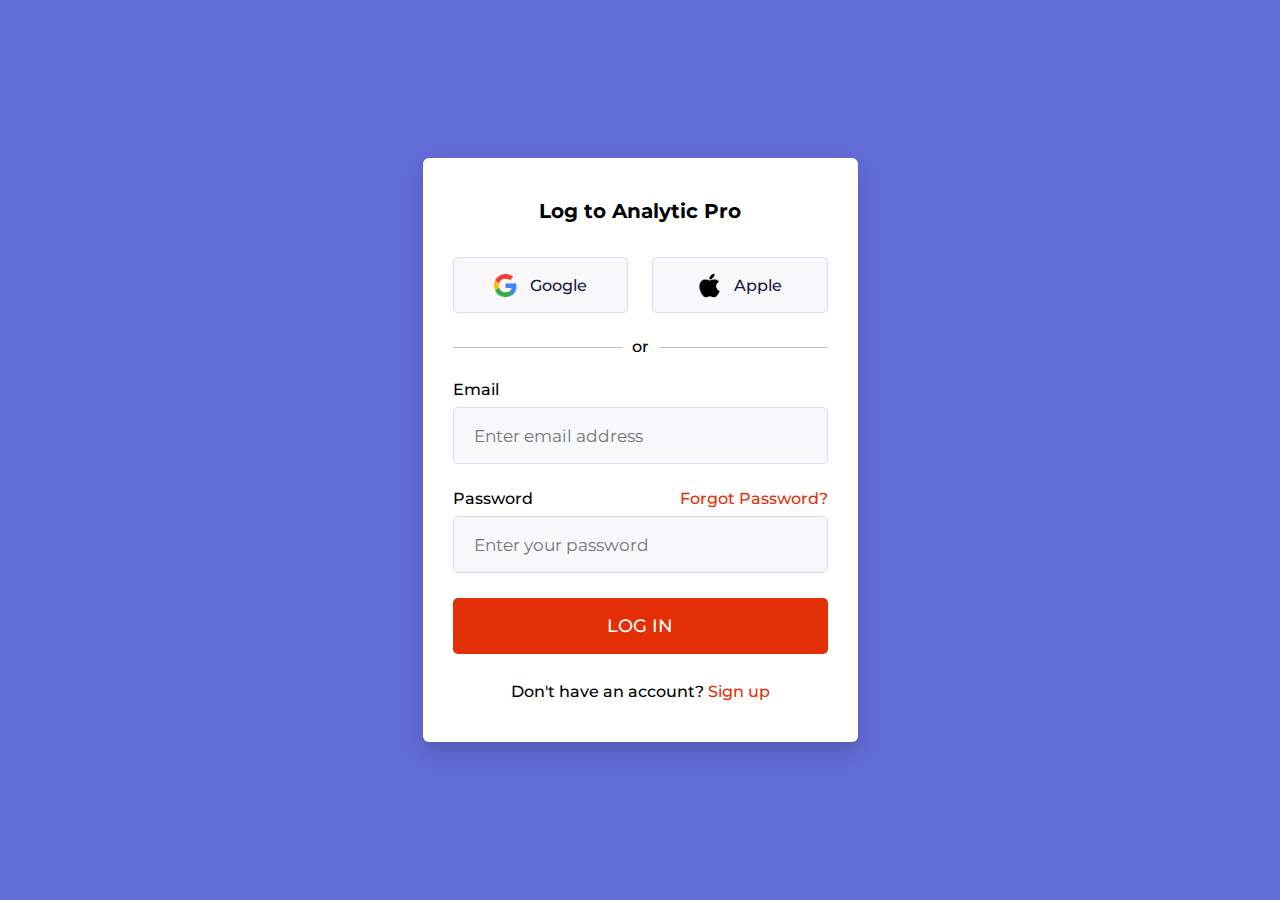
<file: index.html>
<!DOCTYPE html>

<html lang="en">
<head>
  <meta charset="UTF-8" />
  <meta name="viewport" content="width=device-width, initial-scale=1.0" />
  <title>Login Form in HTML and CSS | CodingNepal</title>
  <link rel="stylesheet" href="src/css/login.css" />
</head>
<body>
  <div class="login_form">
    <!-- Login form container -->
    <form action="#">
      <h3>Log to Analytic Pro</h3>

      <div class="login_option">
        <!-- Google button -->
        <div class="option">
          <a href="#">
            <img src="src/logos/google.png" alt="Google" />
            <span>Google</span>
          </a>
        </div>

        <!-- Apple button -->
        <div class="option">
          <a href="#">
            <img src="src/logos/apple.png" alt="Apple" />
            <span>Apple</span>
          </a>
        </div>
      </div>

      <!-- Login option separator -->
      <p class="separator">
        <span>or</span>
      </p>

      <!-- Email input box -->
      <div class="input_box">
        <label for="email">Email</label>
        <input type="email" id="email" placeholder="Enter email address" required />
      </div>

      <!-- Paswwrod input box -->
      <div class="input_box">
        <div class="password_title">
          <label for="password">Password</label>
          <a href="#">Forgot Password?</a>
        </div>

        <input type="password" id="password" placeholder="Enter your password" required />
      </div>

       <!-- Login button -->
      <button type="submit">Log In</button>

      <p class="sign_up">Don't have an account? <a href="#">Sign up</a></p>
    </form>
  </div>
    <script src="src/js/script.js"></script>

</body>
</html>
</file>
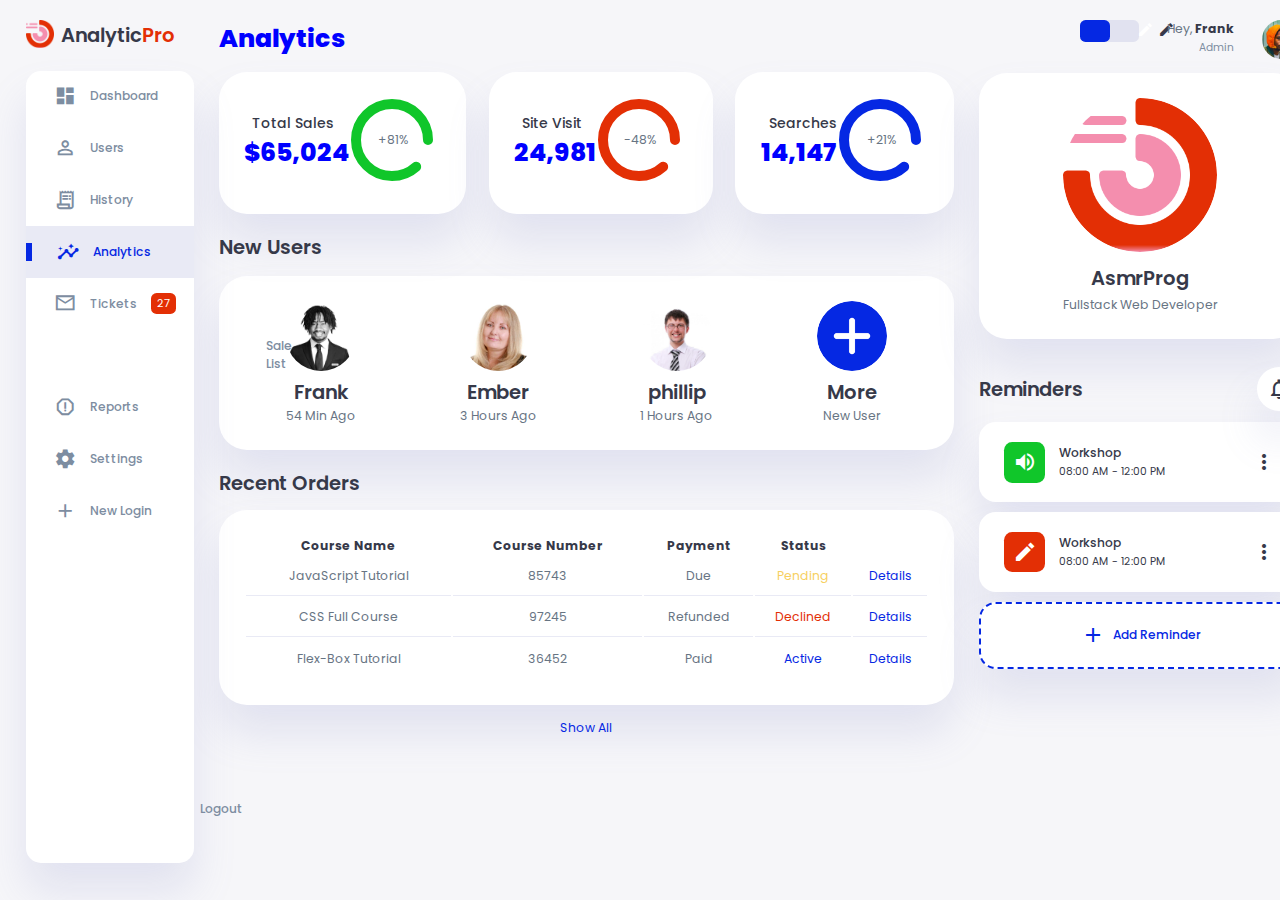
<file: admin.html>
<!DOCTYPE html>
<html lang="en">

<head>
    <meta charset="UTF-8">
    <meta name="viewport" content="width=device-width, initial-scale=1.0">
    <link href="https://fonts.googleapis.com/icon?family=Material+Icons+Sharp" rel="stylesheet">
    <link rel="stylesheet" href="src/css/style.css">
    <title>Responsive Dashboard Design #1 | AsmrProg</title>
</head>

<body>

    <div class="container">
        <!-- Sidebar Section -->
        <aside>
            <div class="toggle">
                <div class="logo">
                    <img src="src/images/logo.png">
                    <h2>Analytic<span class="danger">Pro</span></h2>
                </div>
                <div class="close" id="close-btn">
                    <span class="material-icons-sharp">
                        close
                    </span>
                </div>
            </div>

            <div class="sidebar">
                <a href="#">
                    <span class="material-icons-sharp">
                        dashboard
                    </span>
                    <h3>Dashboard</h3>
                </a>
                <a href="#">
                    <span class="material-icons-sharp">
                        person_outline
                    </span>
                    <h3>Users</h3>
                </a>
                <a href="#">
                    <span class="material-icons-sharp">
                        receipt_long
                    </span>
                    <h3>History</h3>
                </a>
                <a href="#" class="active">
                    <span class="material-icons-sharp">
                        insights
                    </span>
                    <h3>Analytics</h3>
                </a>
                <a href="#">
                    <span class="material-icons-sharp">
                        mail_outline
                    </span>
                    <h3>Tickets</h3>
                    <span class="message-count">27</span>
                </a>
                <a href="#">
                    <span class="material-icons-sharp">
                        inventory
                    </span>
                    <h3>Sale List</h3>
                </a>
                <a href="#">
                    <span class="material-icons-sharp">
                        report_gmailerrorred
                    </span>
                    <h3>Reports</h3>
                </a>
                <a href="#">
                    <span class="material-icons-sharp">
                        settings
                    </span>
                    <h3>Settings</h3>
                </a>
                <a href="#">
                    <span class="material-icons-sharp">
                        add
                    </span>
                    <h3>New Login</h3>
                </a>
                <a href="#">
                    <span class="material-icons-sharp">
                        logout
                    </span>
                    <h3>Logout</h3>
                </a>
            </div>
        </aside>
        <!-- End of Sidebar Section -->

        <!-- Main Content -->
        <main>
            <h1>Analytics</h1>
            <!-- Analyses -->
            <div class="analyse">
                <div class="sales">
                    <div class="status">
                        <div class="info">
                            <h3>Total Sales</h3>
                            <h1>$65,024</h1>
                        </div>
                        <div class="progresss">
                            <svg>
                                <circle cx="38" cy="38" r="36"></circle>
                            </svg>
                            <div class="percentage">
                                <p>+81%</p>
                            </div>
                        </div>
                    </div>
                </div>
                <div class="visits">
                    <div class="status">
                        <div class="info">
                            <h3>Site Visit</h3>
                            <h1>24,981</h1>
                        </div>
                        <div class="progresss">
                            <svg>
                                <circle cx="38" cy="38" r="36"></circle>
                            </svg>
                            <div class="percentage">
                                <p>-48%</p>
                            </div>
                        </div>
                    </div>
                </div>
                <div class="searches">
                    <div class="status">
                        <div class="info">
                            <h3>Searches</h3>
                            <h1>14,147</h1>
                        </div>
                        <div class="progresss">
                            <svg>
                                <circle cx="38" cy="38" r="36"></circle>
                            </svg>
                            <div class="percentage">
                                <p>+21%</p>
                            </div>
                        </div>
                    </div>
                </div>
            </div>
            <!-- End of Analyses -->

            <!-- New Users Section -->
            <div class="new-users">
                <h2>New Users</h2>
                <div class="user-list">
                    <div class="user">
                        <img src="src/images/profile-2.jpg">
                        <h2>Frank</h2>
                        <p>54 Min Ago</p>
                    </div>
                    <div class="user">
                        <img src="src/images/profile-3.jpg">
                        <h2>Ember</h2>
                        <p>3 Hours Ago</p>
                    </div>
                    <div class="user">
                        <img src="src/images/profile-4.jpg">
                        <h2>phillip</h2>
                        <p>1 Hours Ago</p>
                    </div>
                    <div class="user">
                        <img src="src/images/plus.png">
                        <h2>More</h2>
                        <p>New User</p>
                    </div>
                </div>
            </div>
            <!-- End of New Users Section -->

            <!-- Recent Orders Table -->
            <div class="recent-orders">
                <h2>Recent Orders</h2>
                <table>
                    <thead>
                        <tr>
                            <th>Course Name</th>
                            <th>Course Number</th>
                            <th>Payment</th>
                            <th>Status</th>
                            <th></th>
                        </tr>
                    </thead>
                    <tbody></tbody>
                </table>
                <a href="#">Show All</a>
            </div>
            <!-- End of Recent Orders -->

        </main>
        <!-- End of Main Content -->

        <!-- Right Section -->
        <div class="right-section">
            <div class="nav">
                <button id="menu-btn">
                    <span class="material-icons-sharp">
                        menu
                    </span>
                </button>
                <div class="dark-mode">
                    <span class="material-icons-sharp active">
                        light_mode
                    </span>
                    <span class="material-icons-sharp">
                        dark_mode
                    </span>
                </div>

                <div class="profile">
                    <div class="info">
                        <p>Hey, <b>Frank</b></p>
                        <small class="text-muted">Admin</small>
                    </div>
                    <div class="profile-photo">
                        <img src="src/images/profile-1.jpg">
                    </div>
                </div>

            </div>
            <!-- End of Nav -->

            <div class="user-profile">
                <div class="logo">
                    <img src="src/images/logo.png">
                    <h2>AsmrProg</h2>
                    <p>Fullstack Web Developer</p>
                </div>
            </div>

            <div class="reminders">
                <div class="header">
                    <h2>Reminders</h2>
                    <span class="material-icons-sharp">
                        notifications_none
                    </span>
                </div>

                <div class="notification">
                    <div class="icon">
                        <span class="material-icons-sharp">
                            volume_up
                        </span>
                    </div>
                    <div class="content">
                        <div class="info">
                            <h3>Workshop</h3>
                            <small class="text_muted">
                                08:00 AM - 12:00 PM
                            </small>
                        </div>
                        <span class="material-icons-sharp">
                            more_vert
                        </span>
                    </div>
                </div>

                <div class="notification deactive">
                    <div class="icon">
                        <span class="material-icons-sharp">
                            edit
                        </span>
                    </div>
                    <div class="content">
                        <div class="info">
                            <h3>Workshop</h3>
                            <small class="text_muted">
                                08:00 AM - 12:00 PM
                            </small>
                        </div>
                        <span class="material-icons-sharp">
                            more_vert
                        </span>
                    </div>
                </div>

                <div class="notification add-reminder">
                    <div>
                        <span class="material-icons-sharp">
                            add
                        </span>
                        <h3>Add Reminder</h3>
                    </div>
                </div>

            </div>

        </div>


    </div>

    <script src="src/js/orders.js"></script>
    <script src="App/index.js"></script>
</body>

</html>
</file>
<file: src/css/style.css>
@import url('https://fonts.googleapis.com/css2?family=Poppins:wght@300;400;500;600;700;800&display=swap');

:root{

    --color-primary: #0528E3; 
    --color-danger: #E32f05;
    --color-success: #10C62A;
    --color-warning: #F7D060;
    --color-white: #fff;
    --color-info-dark: #7d8da1;
    --color-dark: #363949;
    --color-light: rgba(132, 139, 200, 0.18);
    --color-dark-variant: #677483;
    --color-background: #f6f6f9;

    --card-border-radius: 2rem;
    --border-radius-1: 0.4rem;
    --border-radius-2: 1.2rem;

    --card-padding: 1.8rem;
    --padding-1: 1.2rem;

    --box-shadow: 0 2rem 3rem var(--color-light);
}

.dark-mode-variables{
    --color-background: #181a1e;
    --color-white: #202528;
    --color-dark: #edeffd;
    --color-dark-variant: #a3bdcc;
    --color-light: rgba(0, 0, 0, 0.4);
    --box-shadow: 0 2rem 3rem var(--color-light);
}

*{
    margin: 0;
    padding: 0;
    outline: 0;
    appearance: 0;
    border: 0;
    text-decoration: none;
    box-sizing: border-box;
}

html{
    font-size: 14px;
}

body{
    width: 100vw;
    height: 100vh;
    font-family: 'Poppins', sans-serif;
    font-size: 0.88rem;
    user-select: none;
    overflow-x: hidden;
    color: var(--color-dark);
    background-color: var(--color-background);
}

a{
    color: var(--color-dark);
}

img{
    display: block;
    width: 100%;
    object-fit: cover;
}

h1{
    font-weight: 800;
    font-size: 1.8rem;
     color: blue;
}


h2{
    font-weight: 600;
    font-size: 1.4rem;
    
}
   

h3{
    font-weight: 500;
    font-size: 0.87rem;
}

small{
    font-size: 0.76rem;
}

p{
    color: var(--color-dark-variant);
}

b{
    color: var(--color-dark);
}

.text-muted{
    color: var(--color-info-dark);
}

.primary{
    color: var(--color-primary);
}

.danger{
    color: var(--color-danger);
}

.success{
    color: var(--color-success);
}

.warning{
    color: var(--color-warning);
}

.container{
    display: grid;
    width: 96%;
    margin: 0 auto;
    gap: 1.8rem;
    grid-template-columns: 12rem auto 23rem;
}

aside{
    height: 100vh;
}

aside .toggle{
    display: flex;
    align-items: center;
    justify-content: space-between;
    margin-top: 1.4rem;
}

aside .toggle .logo{
    display: flex;
    gap: 0.5rem;
}

aside .toggle .logo img{
    width: 2rem;
    height: 2rem;
}

aside .toggle .close{
    padding-right: 1rem;
    display: none;
}

aside .sidebar{
    display: flex;
    flex-direction: column;
    background-color: var(--color-white);
    box-shadow: var(--box-shadow);
    border-radius: 15px;
    height: 88vh;
    position: relative;
    top: 1.5rem;
    transition: all 0.3s ease;
}

aside .sidebar:hover{
    box-shadow: none;
}

aside .sidebar a{
    display: flex;
    align-items: center;
    color: var(--color-info-dark);
    height: 3.7rem;
    gap: 1rem;
    position: relative;
    margin-left: 2rem;
    transition: all 0.3s ease;
}

aside .sidebar a span{
    font-size: 1.6rem;
    transition: all 0.3s ease;
}

aside .sidebar a:last-child{
    position: absolute;
    bottom: 2rem;
    width: 100%;
}

aside .sidebar a.active{
    width: 100%;
    color: var(--color-primary);
    background-color: var(--color-light);
    margin-left: 0;
}

aside .sidebar a.active::before{
    content: '';
    width: 6px;
    height: 18px;
    background-color: var(--color-primary);
}

aside .sidebar a.active span{
    color: var(--color-primary);
    margin-left: calc(1rem - 3px);
}

aside .sidebar a:hover{
    color: var(--color-primary);
}

aside .sidebar a:hover span{
    margin-left: 0.6rem;
}

aside .sidebar .message-count{
    background-color: var(--color-danger);
    padding: 2px 6px;
    color: var(--color-white);
    font-size: 11px;
    border-radius: var(--border-radius-1);
}

main{
    margin-top: 1.4rem;
}

main .analyse{
    display: grid;
    grid-template-columns: repeat(3, 1fr);
    gap: 1.6rem;
}

main .analyse > div{
    background-color: var(--color-white);
    padding: var(--card-padding);
    border-radius: var(--card-border-radius);
    margin-top: 1rem;
    box-shadow: var(--box-shadow);
    cursor: pointer;
    transition: all 0.3s ease;
}

main .analyse > div:hover{
    box-shadow: none;
}

main .analyse > div .status{
    display: flex;
    align-items: center;
    justify-content: space-between;
}

main .analyse h3{
    margin-left: 0.6rem;
    font-size: 1rem;
}

main .analyse .progresss{
    position: relative;
    width: 92px;
    height: 92px;
    border-radius: 50%;
}

main .analyse svg{
    width: 7rem;
    height: 7rem;
}

main .analyse svg circle{
    fill: none;
    stroke-width: 10;
    stroke-linecap: round;
    transform: translate(5px, 5px);
}

main .analyse .sales svg circle{
    stroke: var(--color-success);
    stroke-dashoffset: -30;
    stroke-dasharray: 200;
}

main .analyse .visits svg circle{
    stroke: var(--color-danger);
    stroke-dashoffset: -30;
    stroke-dasharray: 200;
}

main .analyse .searches svg circle{
    stroke: var(--color-primary);
    stroke-dashoffset: -30;
    stroke-dasharray: 200;
}

main .analyse .progresss .percentage{
    position: absolute;
    top: -3px;
    left: -1px;
    display: flex;
    align-items: center;
    justify-content: center;
    height: 100%;
    width: 100%;
}

main .new-users{
    margin-top: 1.3rem;
}

main .new-users .user-list{
    background-color: var(--color-white);
    padding: var(--card-padding);
    border-radius: var(--card-border-radius);
    margin-top: 1rem;
    box-shadow: var(--box-shadow);
    display: flex;
    justify-content: space-around;
    flex-wrap: wrap;
    gap: 1.4rem;
    cursor: pointer;
    transition: all 0.3s ease;
}

main .new-users .user-list:hover{
    box-shadow: none;
}

main .new-users .user-list .user{
    display: flex;
    flex-direction: column;
    align-items: center;
    justify-content: center;
}

main .new-users .user-list .user img{
    width: 5rem;
    height: 5rem;
    margin-bottom: 0.4rem;
    border-radius: 50%;
}

main .recent-orders{
    margin-top: 1.3rem;
}

main .recent-orders h2{
    margin-bottom: 0.8rem;
}

main .recent-orders table{
    background-color: var(--color-white);
    width: 100%;
    padding: var(--card-padding);
    text-align: center;
    box-shadow: var(--box-shadow);
    border-radius: var(--card-border-radius);
    transition: all 0.3s ease;
}

main .recent-orders table:hover{
    box-shadow: none;
}

main table tbody td{
    height: 2.8rem;
    border-bottom: 1px solid var(--color-light);
    color: var(--color-dark-variant);
}

main table tbody tr:last-child td{
    border: none;
}

main .recent-orders a{
    text-align: center;
    display: block;
    margin: 1rem auto;
    color: var(--color-primary);
}

.right-section{
    margin-top: 1.4rem;
}

.right-section .nav{
    display: flex;
    justify-content: end;
    gap: 2rem;
}

.right-section .nav button{
    display: none;
}

.right-section .dark-mode{
    background-color: var(--color-light);
    display: flex;
    justify-content: space-between;
    align-items: center;
    height: 1.6rem;
    width: 4.2rem;
    cursor: pointer;
    border-radius: var(--border-radius-1);
}

.right-section .dark-mode span{
    font-size: 1.2rem;
    width: 50%;
    height: 100%;
    display: flex;
    align-items: center;
    justify-content: center;
}

.right-section .dark-mode span.active{
    background-color: var(--color-primary);
    color: white;
    border-radius: var(--border-radius-1);
}

.right-section .nav .profile{
    display: flex;
    gap: 2rem;
    text-align: right;
}

.right-section .nav .profile .profile-photo{
    width: 2.8rem;
    height: 2.8rem;
    border-radius: 50%;
    overflow: hidden;
}

.right-section .user-profile{
    display: flex;
    justify-content: center;
    text-align: center;
    margin-top: 1rem;
    background-color: var(--color-white);
    padding: var(--card-padding);
    border-radius: var(--card-border-radius);
    box-shadow: var(--box-shadow);
    cursor: pointer;
    transition: all 0.3s ease;
}

.right-section .user-profile:hover{
    box-shadow: none;
}

.right-section .user-profile img{
    width: 11rem;
    height: auto;
    margin-bottom: 0.8rem;
    border-radius: 50%;
}

.right-section .user-profile h2{
    margin-bottom: 0.2rem;
}

.right-section .reminders{
    margin-top: 2rem;
}

.right-section .reminders .header{
    display: flex;
    align-items: center;
    justify-content: space-between;
    margin-bottom: 0.8rem;
}

.right-section .reminders .header span{
    padding: 10px;
    box-shadow: var(--box-shadow);
    background-color: var(--color-white);
    border-radius: 50%;
}

.right-section .reminders .notification{
    background-color: var(--color-white);
    display: flex;
    align-items: center;
    gap: 1rem;
    margin-bottom: 0.7rem;
    padding: 1.4rem var(--card-padding);
    border-radius: var(--border-radius-2);
    box-shadow: var(--box-shadow);
    cursor: pointer;
    transition: all 0.3s ease;
}

.right-section .reminders .notification:hover{
    box-shadow: none;
}

.right-section .reminders .notification .content{
    display: flex;
    justify-content: space-between;
    align-items: center;
    margin: 0;
    width: 100%;
}

.right-section .reminders .notification .icon{
    padding: 0.6rem;
    color: var(--color-white);
    background-color: var(--color-success);
    border-radius: 20%;
    display: flex;
}

.right-section .reminders .notification.deactive .icon{
    background-color: var(--color-danger);
}

.right-section .reminders .add-reminder{
    background-color: var(--color-white);
    border: 2px dashed var(--color-primary);
    color: var(--color-primary);
    display: flex;
    align-items: center;
    justify-content: center;
    cursor: pointer;
}

.right-section .reminders .add-reminder:hover{
    background-color: var(--color-primary);
    color: white;
}

.right-section .reminders .add-reminder div{
    display: flex;
    align-items: center;
    gap: 0.6rem;
}

@media screen and (max-width: 1200px) {
    .container{
        width: 95%;
        grid-template-columns: 7rem auto 23rem;
    }

    aside .logo h2{
        display: none;
    }

    aside .sidebar h3{
        display: none;
    }

    aside .sidebar a{
        width: 5.6rem;
    }

    aside .sidebar a:last-child{
        position: relative;
        margin-top: 1.8rem;
    }

    main .analyse{
        grid-template-columns: 1fr;
        gap: 0;
    }

    main .new-users .user-list .user{
        flex-basis: 40%;
    }

    main .recent-orders {
        width: 94%;
        position: absolute;
        left: 50%;
        transform: translateX(-50%);
        margin: 2rem 0 0 0.8rem;
    }

    main .recent-orders table{
        width: 83vw;
    }

    main table thead tr th:last-child,
    main table thead tr th:first-child{
        display: none;
    }

    main table tbody tr td:last-child,
    main table tbody tr td:first-child{
        display: none;
    }

}

@media screen and (max-width: 768px) {
    .container{
        width: 100%;
        grid-template-columns: 1fr;
        padding: 0 var(--padding-1);
    }

    aside{
        position: fixed;
        background-color: var(--color-white);
        width: 15rem;
        z-index: 3;
        box-shadow: 1rem 3rem 4rem var(--color-light);
        height: 100vh;
        left: -100%;
        display: none;
        animation: showMenu 0.4s ease forwards;
    }

    @keyframes showMenu {
       to{
        left: 0;
       } 
    }

    aside .logo{
        margin-left: 1rem;
    }

    aside .logo h2{
        display: inline;
    }

    aside .sidebar h3{
        display: inline;
    }

    aside .sidebar a{
        width: 100%;
        height: 3.4rem;
    }

    aside .sidebar a:last-child{
        position: absolute;
        bottom: 5rem;
    }

    aside .toggle .close{
        display: inline-block;
        cursor: pointer;
    }

    main{
        margin-top: 8rem;
        padding: 0 1rem;
    }

    main .new-users .user-list .user{
        flex-basis: 35%;
    }

    main .recent-orders{
        position: relative;
        margin: 3rem 0 0 0;
        width: 100%;
    }

    main .recent-orders table{
        width: 100%;
        margin: 0;
    }

    .right-section{
        width: 94%;
        margin: 0 auto 4rem;
    }

    .right-section .nav{
        position: fixed;
        top: 0;
        left: 0;
        align-items: center;
        background-color: var(--color-white);
        padding: 0 var(--padding-1);
        height: 4.6rem;
        width: 100%;
        z-index: 2;
        box-shadow: 0 1rem 1rem var(--color-light);
        margin: 0;
    }

    .right-section .nav .dark-mode{
        width: 4.4rem;
        position: absolute;
        left: 66%;
    }

    .right-section .profile .info{
        display: none;
    }

    .right-section .nav button{
        display: inline-block;
        background-color: transparent;
        cursor: pointer;
        color: var(--color-dark);
        position: absolute;
        left: 1rem;
    }

    .right-section .nav button span{
        font-size: 2rem;
    }

}
</file>
<file: src/css/login.css>
/* Google Fonts Link */
@import url('https://fonts.googleapis.com/css2?family=Montserrat:ital,wght@0,100..900;1,100..900&display=swap');

/* Resetting default styling and setting font-family */
* {
    margin: 0;
    padding: 0;
    box-sizing: border-box;
    font-family: "Montserrat", sans-serif;
}

body {
    width: 100%;
    min-height: 100vh;
    padding: 0 10px;
    display: flex;
    background: #626cd6;
    justify-content: center;
    align-items: center;
}

/* Login form styling */
.login_form {
    width: 100%;
    max-width: 435px;
    background: #fff;
    border-radius: 6px;
    padding: 41px 30px;
    box-shadow: 0 10px 20px rgba(0, 0, 0, 0.15);
}

.login_form h3 {
    font-size: 20px;
    text-align: center;
}

/* Google & Apple button styling */

.login_form .login_option {
    display: flex;
    width: 100%;
    justify-content: space-between;
    align-items: center;
}

.login_form .login_option .option {
    width: calc(100% / 2 - 12px);
}

.login_form .login_option .option a {
    height: 56px;
    display: flex;
    justify-content: center;
    align-items: center;
    gap: 12px;
    background: #F8F8FB;
    border: 1px solid #DADAF2;
    border-radius: 5px;
    margin: 34px 0 24px 0;
    text-decoration: none;
    color: #171645;
    font-weight: 500;
    transition: 0.2s ease;
}

.login_form .login_option .option a:hover {
    background: #ededf5;
    border-color: #F48EAE;
}

.login_form .login_option .option a img {
    max-width: 25px;
}

.login_form p {
    text-align: center;
    font-weight: 500;
}

.login_form .separator {
    position: relative;
    margin-bottom: 24px;
}

/* Login option separator styling */
.login_form .separator span {
    background: #fff;
    z-index: 1;
    padding: 0 10px;
    position: relative;
}

.login_form .separator::after {
    content: '';
    position: absolute;
    width: 100%;
    top: 50%;
    left: 0;
    height: 1px;
    background: #C2C2C2;
    display: block;
}

form .input_box label {
    display: block;
    font-weight: 500;
    margin-bottom: 8px;
}

/* Input field styling */
form .input_box input {
    width: 100%;
    height: 57px;
    border: 1px solid #DADAF2;
    border-radius: 5px;
    outline: none;
    background: #F8F8FB;
    font-size: 17px;
    padding: 0px 20px;
    margin-bottom: 25px;
    transition: 0.2s ease;
}

form .input_box input:focus {
    border-color: #F48EAE;
}

form .input_box .password_title {
    display: flex;
    justify-content: space-between;
    text-align: center;
}

form .input_box {
    position: relative;
}

a {
    text-decoration: none;
    color: #E32f05;
    font-weight: 500;
}

a:hover {
    text-decoration: underline;
}

/* Login button styling */
form button {
    width: 100%;
    height: 56px;
    border-radius: 5px;
    border: none;
    outline: none;
    background: #E32f05;
    color: #fff;
    font-size: 18px;
    font-weight: 500;
    text-transform: uppercase;
    cursor: pointer;
    margin-bottom: 28px;
    transition: 0.3s ease;
}

form button:hover {
    background: #4954d0;
}
</file>
